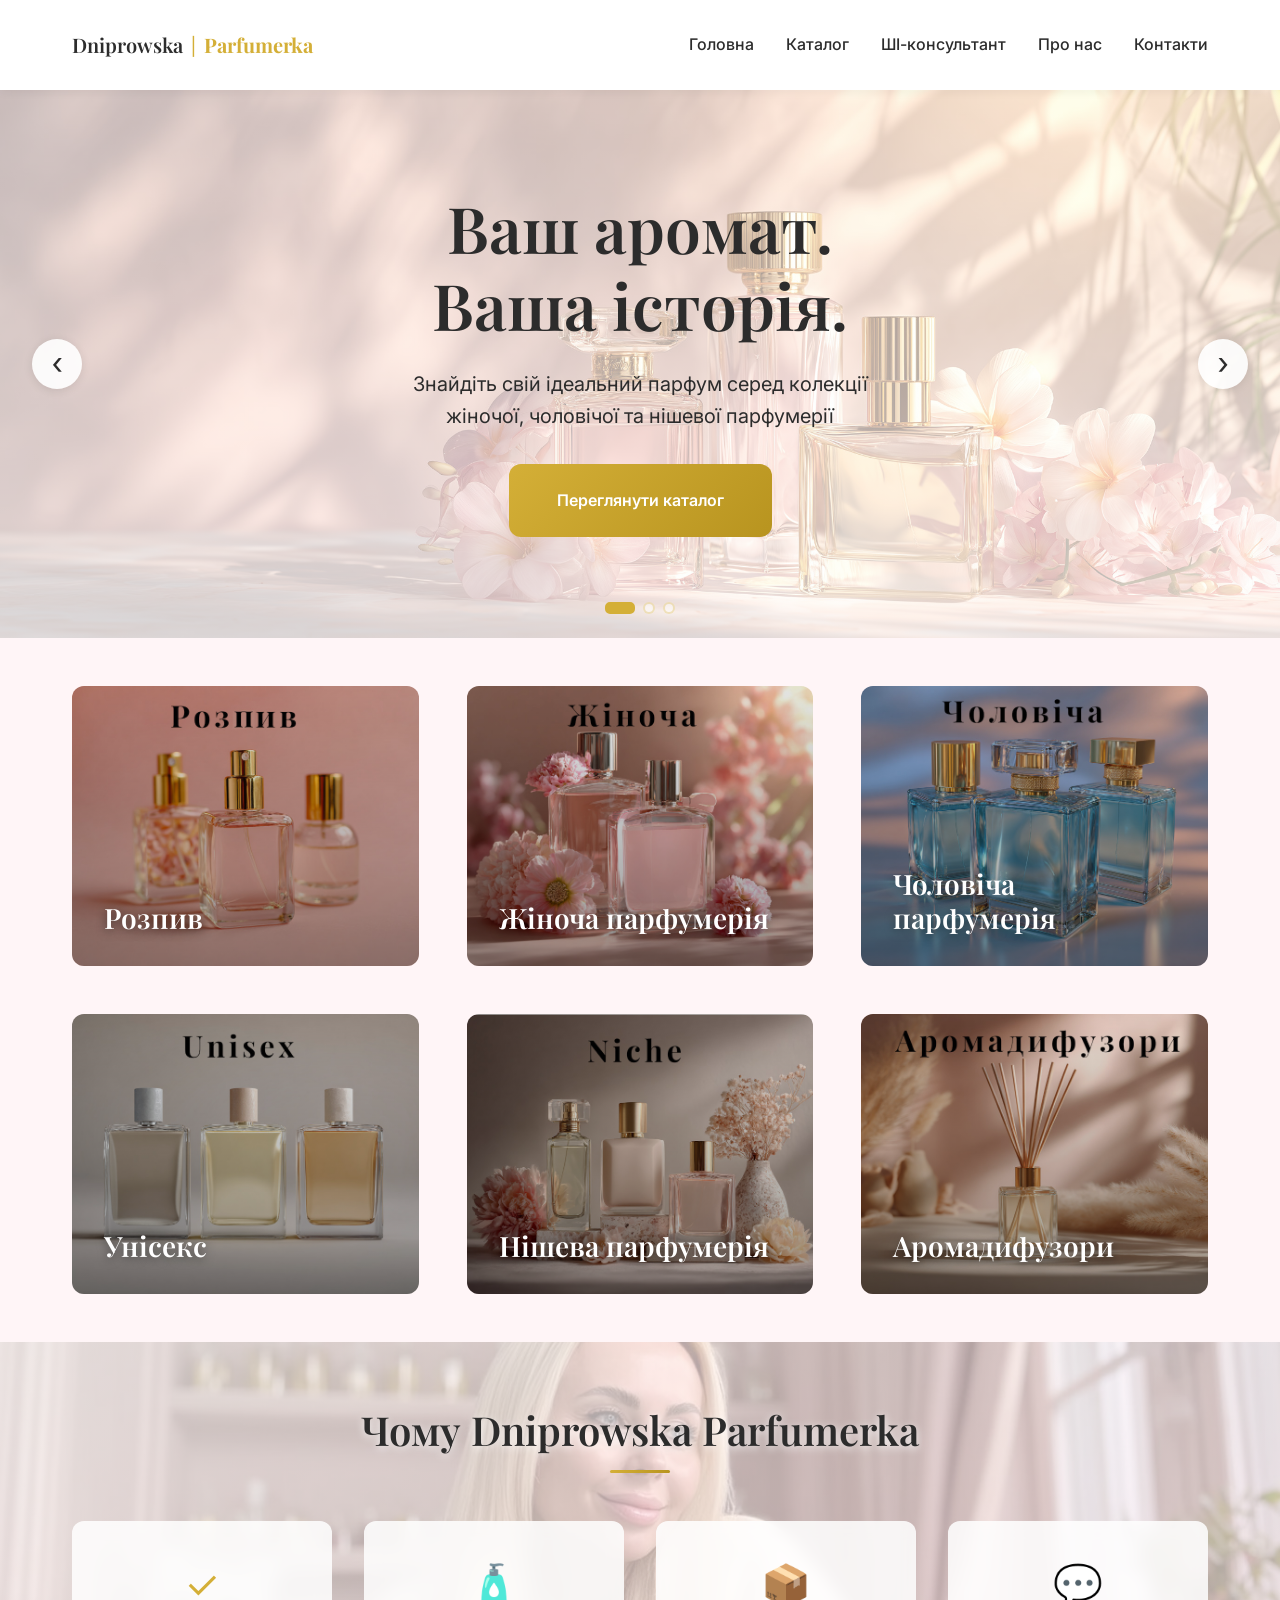
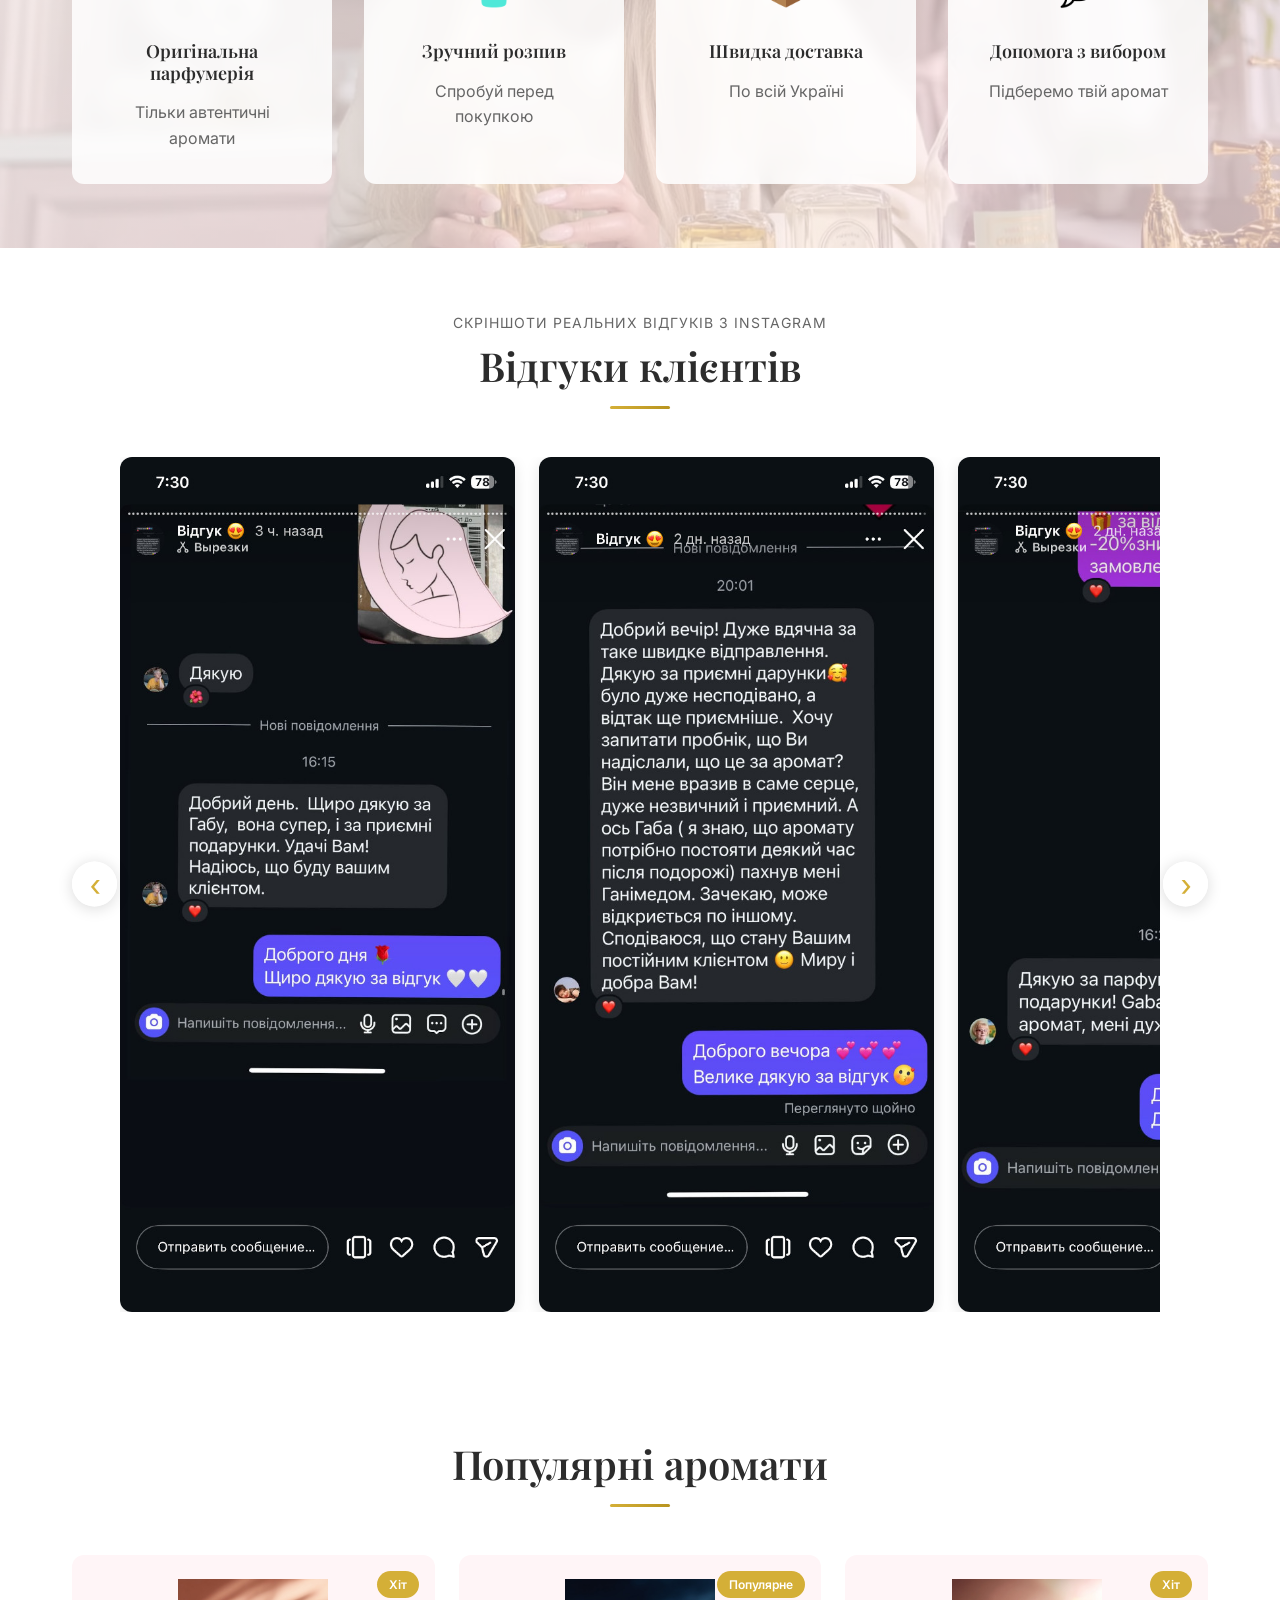
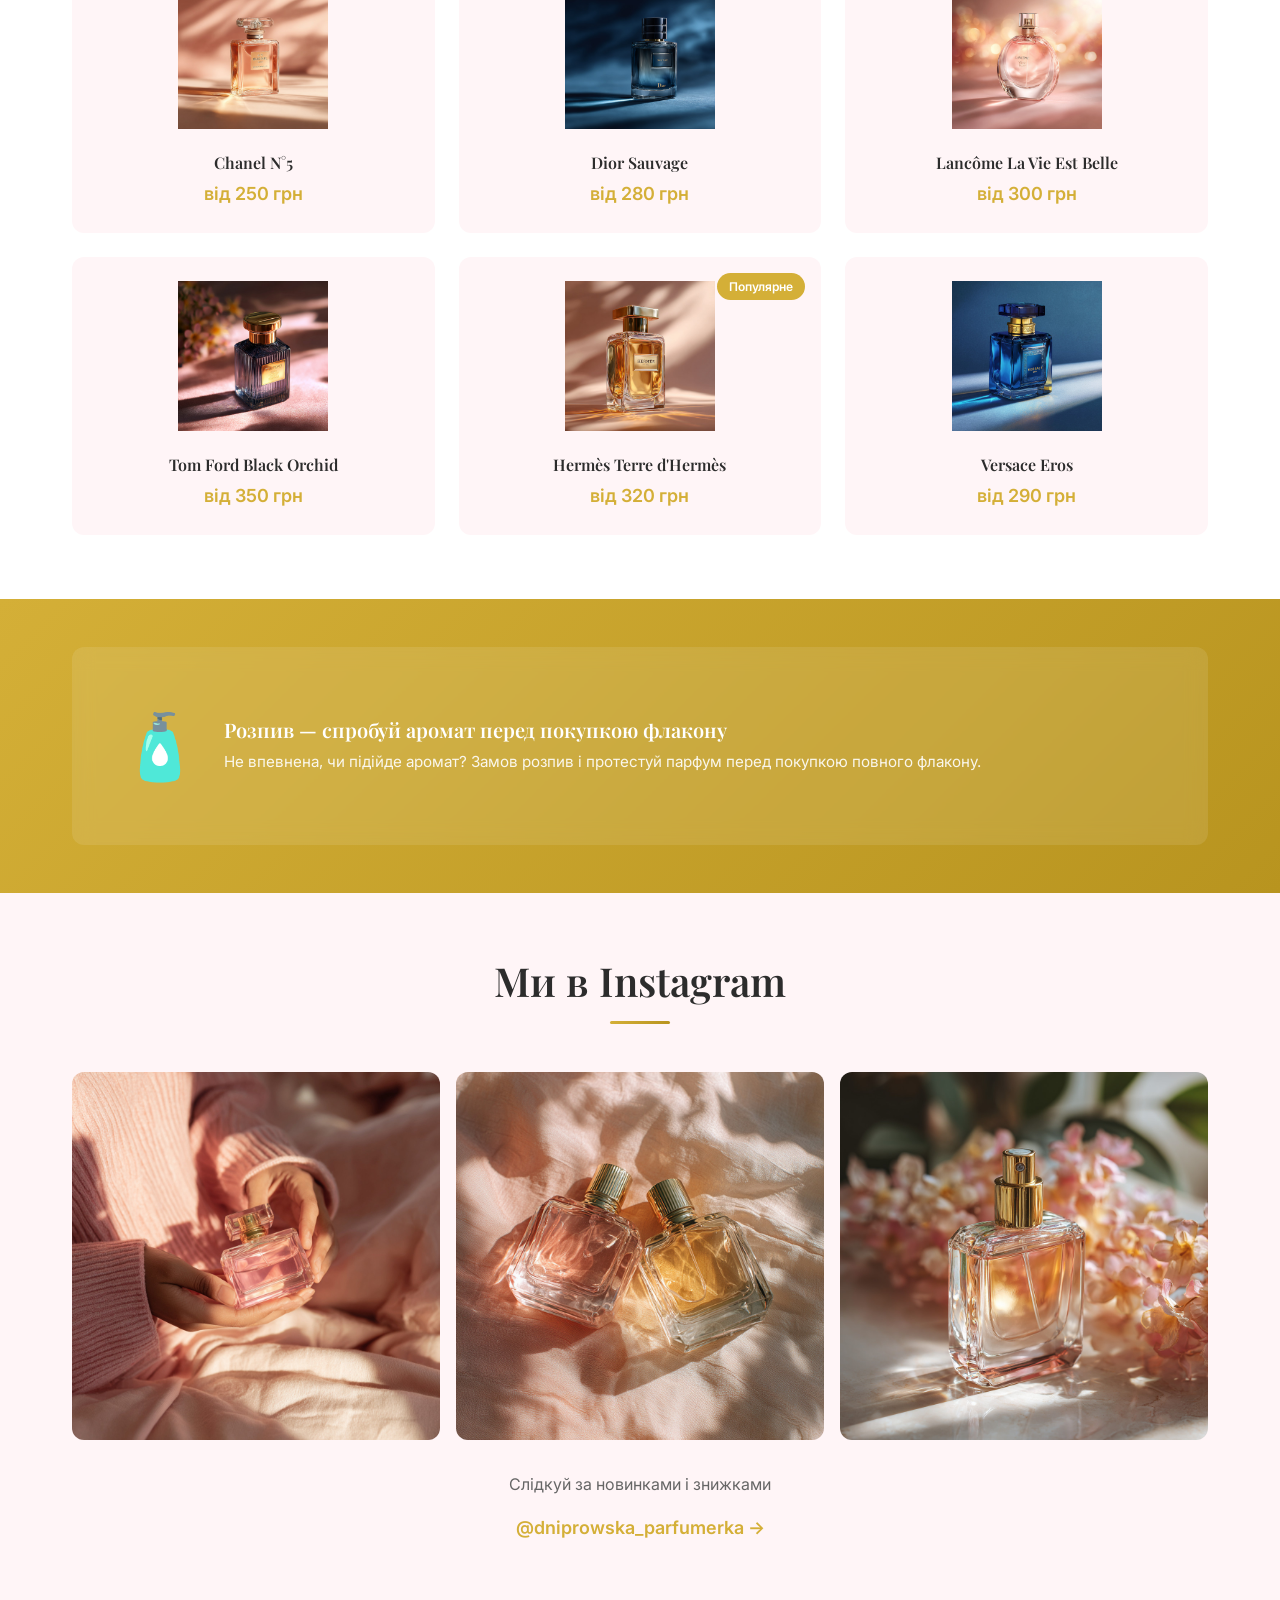
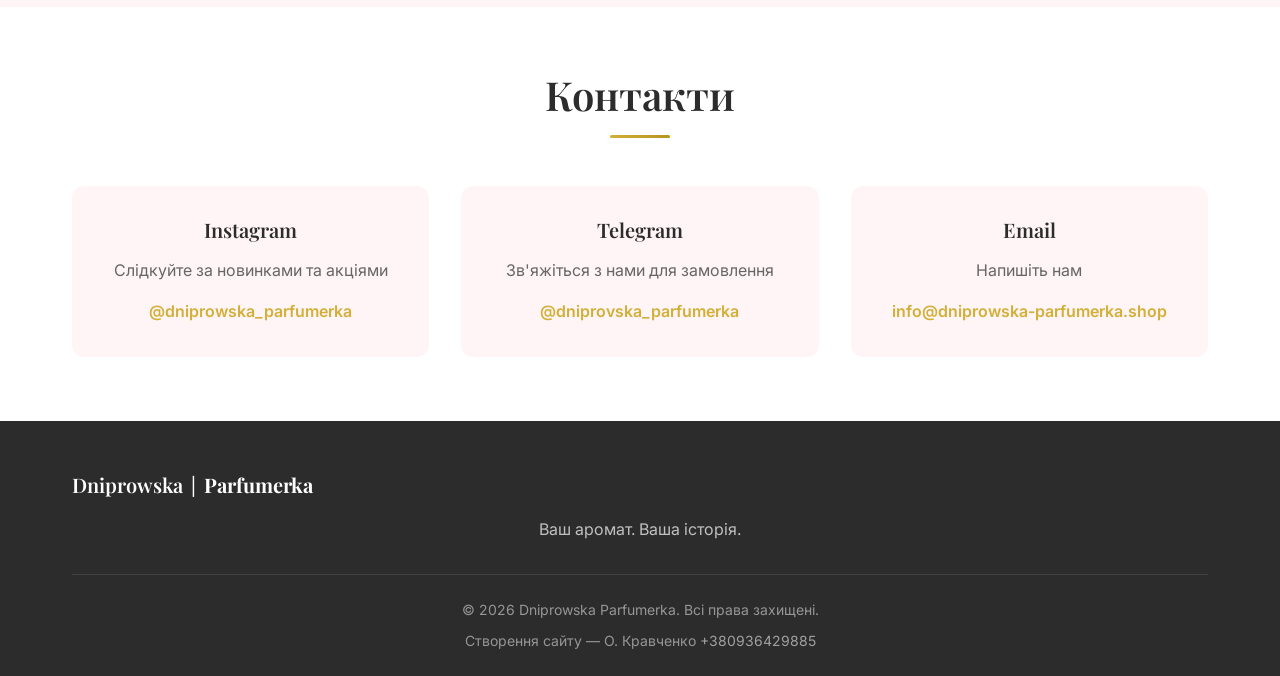
<file: index.html>
<!DOCTYPE html>
<html lang="uk">
<head>
    <meta charset="UTF-8">
    <meta name="viewport" content="width=device-width, initial-scale=1.0">
    <meta name="description" content="Dniprowska Parfumerka — онлайн-магазин парфумерії. Жіноча, чоловіча та нішева парфумерія для українського ринку.">
    <title>Dniprowska Parfumerka — Парфумерія онлайн</title>
    <link rel="icon" type="image/png" href="images/brand/favicon.png">
    <link rel="stylesheet" href="style.css">
</head>
<body>
    <!-- Header -->
    <header class="header">
        <div class="container">
            <div class="header-content">
                <div class="logo">
                    <span class="logo-text">Dniprowska</span>
                    <span class="logo-divider">|</span>
                    <span class="logo-accent">Parfumerka</span>
                </div>
                <button class="menu-toggle" aria-label="Меню">
                    <span></span>
                    <span></span>
                    <span></span>
                </button>
                <nav class="nav">
                    <a href="index.html" class="nav-link active">Головна</a>
                    <a href="catalog.html" class="nav-link">Каталог</a>
                    <a href="ai-consultant.html" class="nav-link">ШІ-консультант</a>
                    <a href="#about" class="nav-link">Про нас</a>
                    <a href="#contact" class="nav-link">Контакти</a>
                </nav>
            </div>
        </div>
    </header>

    <!-- Hero Slider Section -->
    <section class="hero" id="home">
        <div class="hero-slider">
            <!-- Slide 1 -->
            <div class="hero-slide active">
                <div class="hero-slide-bg">
                    <img src="images/hero/slide-1.jpg" alt="Ваш аромат. Ваша історія">
                </div>
                <div class="container">
                    <div class="hero-content">
                        <h1 class="hero-title">Ваш аромат.<br>Ваша історія.</h1>
                        <p class="hero-text">Знайдіть свій ідеальний парфум серед колекції жіночої, чоловічої та нішевої парфумерії</p>
                        <a href="catalog.html" class="btn btn-primary">Переглянути каталог</a>
                    </div>
                </div>
            </div>

            <!-- Slide 2 -->
            <div class="hero-slide">
                <div class="hero-slide-bg">
                    <img src="images/hero/slide-2.jpg" alt="Розпив ароматів">
                </div>
                <div class="container">
                    <div class="hero-content">
                        <h1 class="hero-title">Розпив ароматів</h1>
                        <p class="hero-text">Спробуй парфум перед покупкою. Обери свій ідеальний аромат без ризику.</p>
                        <a href="catalog.html?category=rozpyv" class="btn btn-primary">Дізнатись більше</a>
                    </div>
                </div>
            </div>

            <!-- Slide 3 -->
            <div class="hero-slide">
                <div class="hero-slide-bg">
                    <img src="images/hero/slide-3.jpg" alt="Нішева парфумерія">
                </div>
                <div class="container">
                    <div class="hero-content">
                        <h1 class="hero-title">Нішева парфумерія</h1>
                        <p class="hero-text">Ексклюзивні аромати від найкращих світових брендів. Унікальність у кожній краплі.</p>
                        <a href="catalog.html?category=niche" class="btn btn-primary">Дивитись колекцію</a>
                    </div>
                </div>
            </div>

            <!-- Navigation Arrows -->
            <button class="hero-arrow hero-arrow-prev" aria-label="Попередній слайд">
                <span>‹</span>
            </button>
            <button class="hero-arrow hero-arrow-next" aria-label="Наступний слайд">
                <span>›</span>
            </button>

            <!-- Dots Navigation -->
            <div class="hero-dots">
                <button class="hero-dot active" aria-label="Слайд 1"></button>
                <button class="hero-dot" aria-label="Слайд 2"></button>
                <button class="hero-dot" aria-label="Слайд 3"></button>
            </div>
        </div>
    </section>

    <!-- Categories Section (LARGE CARDS - PRIMARY CTA) -->
    <section class="categories" id="catalog">
        <div class="container">
            <div class="categories-large-grid">
                <a href="catalog.html?category=rozpyv" class="category-large-card category-rozpyv">
                    <div class="category-overlay"></div>
                    <h3 class="category-large-title">Розпив</h3>
                </a>
                <a href="catalog.html?category=female" class="category-large-card category-female">
                    <div class="category-overlay"></div>
                    <h3 class="category-large-title">Жіноча парфумерія</h3>
                </a>
                <a href="catalog.html?category=male" class="category-large-card category-male">
                    <div class="category-overlay"></div>
                    <h3 class="category-large-title">Чоловіча парфумерія</h3>
                </a>
                <a href="catalog.html?category=unisex" class="category-large-card category-unisex">
                    <div class="category-overlay"></div>
                    <h3 class="category-large-title">Унісекс</h3>
                </a>
                <a href="catalog.html?category=niche" class="category-large-card category-niche">
                    <div class="category-overlay"></div>
                    <h3 class="category-large-title">Нішева парфумерія</h3>
                </a>
                <a href="catalog.html?category=aroma" class="category-large-card category-aroma">
                    <div class="category-overlay"></div>
                    <h3 class="category-large-title">Аромадифузори</h3>
                </a>
            </div>
        </div>
    </section>

    <!-- Why Dniprowska Parfumerka (Trust in 5 seconds) -->
    <section class="why-us">
        <div class="why-us-bg"></div>
        <div class="why-us-overlay"></div>
        <div class="container">
            <h2 class="section-title">Чому Dniprowska Parfumerka</h2>
            <div class="features-grid">
                <div class="feature">
                    <div class="feature-icon">✓</div>
                    <h3 class="feature-title">Оригінальна парфумерія</h3>
                    <p class="feature-text">Тільки автентичні аромати</p>
                </div>
                <div class="feature">
                    <div class="feature-icon">🧴</div>
                    <h3 class="feature-title">Зручний розпив</h3>
                    <p class="feature-text">Спробуй перед покупкою</p>
                </div>
                <div class="feature">
                    <div class="feature-icon">📦</div>
                    <h3 class="feature-title">Швидка доставка</h3>
                    <p class="feature-text">По всій Україні</p>
                </div>
                <div class="feature">
                    <div class="feature-icon">💬</div>
                    <h3 class="feature-title">Допомога з вибором</h3>
                    <p class="feature-text">Підберемо твій аромат</p>
                </div>
            </div>
        </div>
    </section>

    <!-- Feedback Section -->
    <section class="feedback-section">
        <div class="container">
            <p class="feedback-subtitle">Скріншоти реальних відгуків з Instagram</p>
            <h2 class="section-title">Відгуки клієнтів</h2>
            <div class="feedback-slider-wrapper">
                <button class="feedback-arrow feedback-arrow-prev" aria-label="Попередній відгук">
                    <span>‹</span>
                </button>
                <div class="feedback-slider">
                    <div class="feedback-track">
                        <div class="feedback-item">
                            <img src="images/feedback/fbck-1.jpg" alt="Відгук клієнта 1">
                        </div>
                        <div class="feedback-item">
                            <img src="images/feedback/fbck-2.jpg" alt="Відгук клієнта 2">
                        </div>
                        <div class="feedback-item">
                            <img src="images/feedback/fbck-3.jpg" alt="Відгук клієнта 3">
                        </div>
                        <div class="feedback-item">
                            <img src="images/feedback/fbck-4.jpg" alt="Відгук клієнта 4">
                        </div>
                        <div class="feedback-item">
                            <img src="images/feedback/fbck-5.jpg" alt="Відгук клієнта 5">
                        </div>
                    </div>
                </div>
                <button class="feedback-arrow feedback-arrow-next" aria-label="Наступний відгук">
                    <span>›</span>
                </button>
            </div>
        </div>
    </section>

    <!-- Popular Scents -->
    <section class="popular-scents">
        <div class="container">
            <h2 class="section-title">Популярні аромати</h2>
            <div class="products-grid">
                <div class="product-card">
                    <div class="product-badge">Хіт</div>
                    <div class="product-image">
                        <img src="images/products/chanel_5.jpg" alt="Chanel N°5">
                    </div>
                    <h3 class="product-name">Chanel N°5</h3>
                    <p class="product-price">від 250 грн</p>
                </div>
                <div class="product-card">
                    <div class="product-badge">Популярне</div>
                    <div class="product-image">
                        <img src="images/products/dior_sauvage.jpg" alt="Dior Sauvage">
                    </div>
                    <h3 class="product-name">Dior Sauvage</h3>
                    <p class="product-price">від 280 грн</p>
                </div>
                <div class="product-card">
                    <div class="product-badge">Хіт</div>
                    <div class="product-image">
                        <img src="images/products/lancome-vie.jpg" alt="Lancôme La Vie Est Belle">
                    </div>
                    <h3 class="product-name">Lancôme La Vie Est Belle</h3>
                    <p class="product-price">від 300 грн</p>
                </div>
                <div class="product-card">
                    <div class="product-image">
                        <img src="images/products/tom-ford-orchid.jpg" alt="Tom Ford Black Orchid">
                    </div>
                    <h3 class="product-name">Tom Ford Black Orchid</h3>
                    <p class="product-price">від 350 грн</p>
                </div>
                <div class="product-card">
                    <div class="product-badge">Популярне</div>
                    <div class="product-image">
                        <img src="images/products/hermes-terre.jpg" alt="Hermès Terre d'Hermès">
                    </div>
                    <h3 class="product-name">Hermès Terre d'Hermès</h3>
                    <p class="product-price">від 320 грн</p>
                </div>
                <div class="product-card">
                    <div class="product-image">
                        <img src="images/products/versace-eros.jpg" alt="Versace Eros">
                    </div>
                    <h3 class="product-name">Versace Eros</h3>
                    <p class="product-price">від 290 грн</p>
                </div>
            </div>
        </div>
    </section>

    <!-- Decant Banner (VERY IMPORTANT) -->
    <section class="decant-banner">
        <div class="container">
            <div class="decant-content">
                <div class="decant-icon">🧴</div>
                <div class="decant-text">
                    <h3 class="decant-title">Розпив — спробуй аромат перед покупкою флакону</h3>
                    <p class="decant-desc">Не впевнена, чи підійде аромат? Замов розпив і протестуй парфум перед покупкою повного флакону.</p>
                </div>
            </div>
        </div>
    </section>

    <!-- Instagram / Social Proof -->
    <section class="instagram-section">
        <div class="container">
            <h2 class="section-title">Ми в Instagram</h2>
            <div class="instagram-grid">
                <div class="instagram-photo">
                    <img src="images/instagram/post-1.jpg" alt="Instagram post">
                </div>
                <div class="instagram-photo">
                    <img src="images/instagram/post-2.jpg" alt="Instagram post">
                </div>
                <div class="instagram-photo">
                    <img src="images/instagram/post-3.jpg" alt="Instagram post">
                </div>
            </div>
            <div class="instagram-cta">
                <p>Слідкуй за новинками і знижками</p>
                <a href="https://www.instagram.com/dniprowska_parfumerka" class="instagram-link" target="_blank">@dniprowska_parfumerka →</a>
            </div>
        </div>
    </section>

    <!-- Contact Section -->
    <section class="contact" id="contact">
        <div class="container">
            <h2 class="section-title">Контакти</h2>
            <div class="contact-grid">
                <div class="contact-item">
                    <h3 class="contact-title">Instagram</h3>
                    <p class="contact-text">Слідкуйте за новинками та акціями</p>
                    <a href="https://www.instagram.com/dniprowska_parfumerka" target="_blank" class="contact-link">@dniprowska_parfumerka</a>
                </div>
                <div class="contact-item">
                    <h3 class="contact-title">Telegram</h3>
                    <p class="contact-text">Зв'яжіться з нами для замовлення</p>
                    <a href="https://t.me/dniprovska_parfumerka" target="_blank" class="contact-link">@dniprovska_parfumerka</a>
                </div>
                <div class="contact-item">
                    <h3 class="contact-title">Email</h3>
                    <p class="contact-text">Напишіть нам</p>
                    <a href="mailto:info@dniprowska-parfumerka.shop" class="contact-link">info@dniprowska-parfumerka.shop</a>
                </div>
            </div>
        </div>
    </section>

    <!-- Footer -->
    <footer class="footer">
        <div class="container">
            <div class="footer-content">
                <div class="footer-brand">
                    <div class="logo">
                        <span class="logo-text">Dniprowska</span>
                        <span class="logo-divider">|</span>
                        <span class="logo-accent">Parfumerka</span>
                    </div>
                    <p class="footer-text">Ваш аромат. Ваша історія.</p>
                </div>
                <div class="footer-bottom">
                    <p>&copy; 2026 Dniprowska Parfumerka. Всі права захищені.</p>
                    <p class="footer-credit">Створення сайту — О. Кравченко <a href="https://t.me/+380936429885" target="_blank">+380936429885</a></p>
                </div>
            </div>
        </div>
    </footer>

    <script src="script.js"></script>
</body>
</html>
</file>
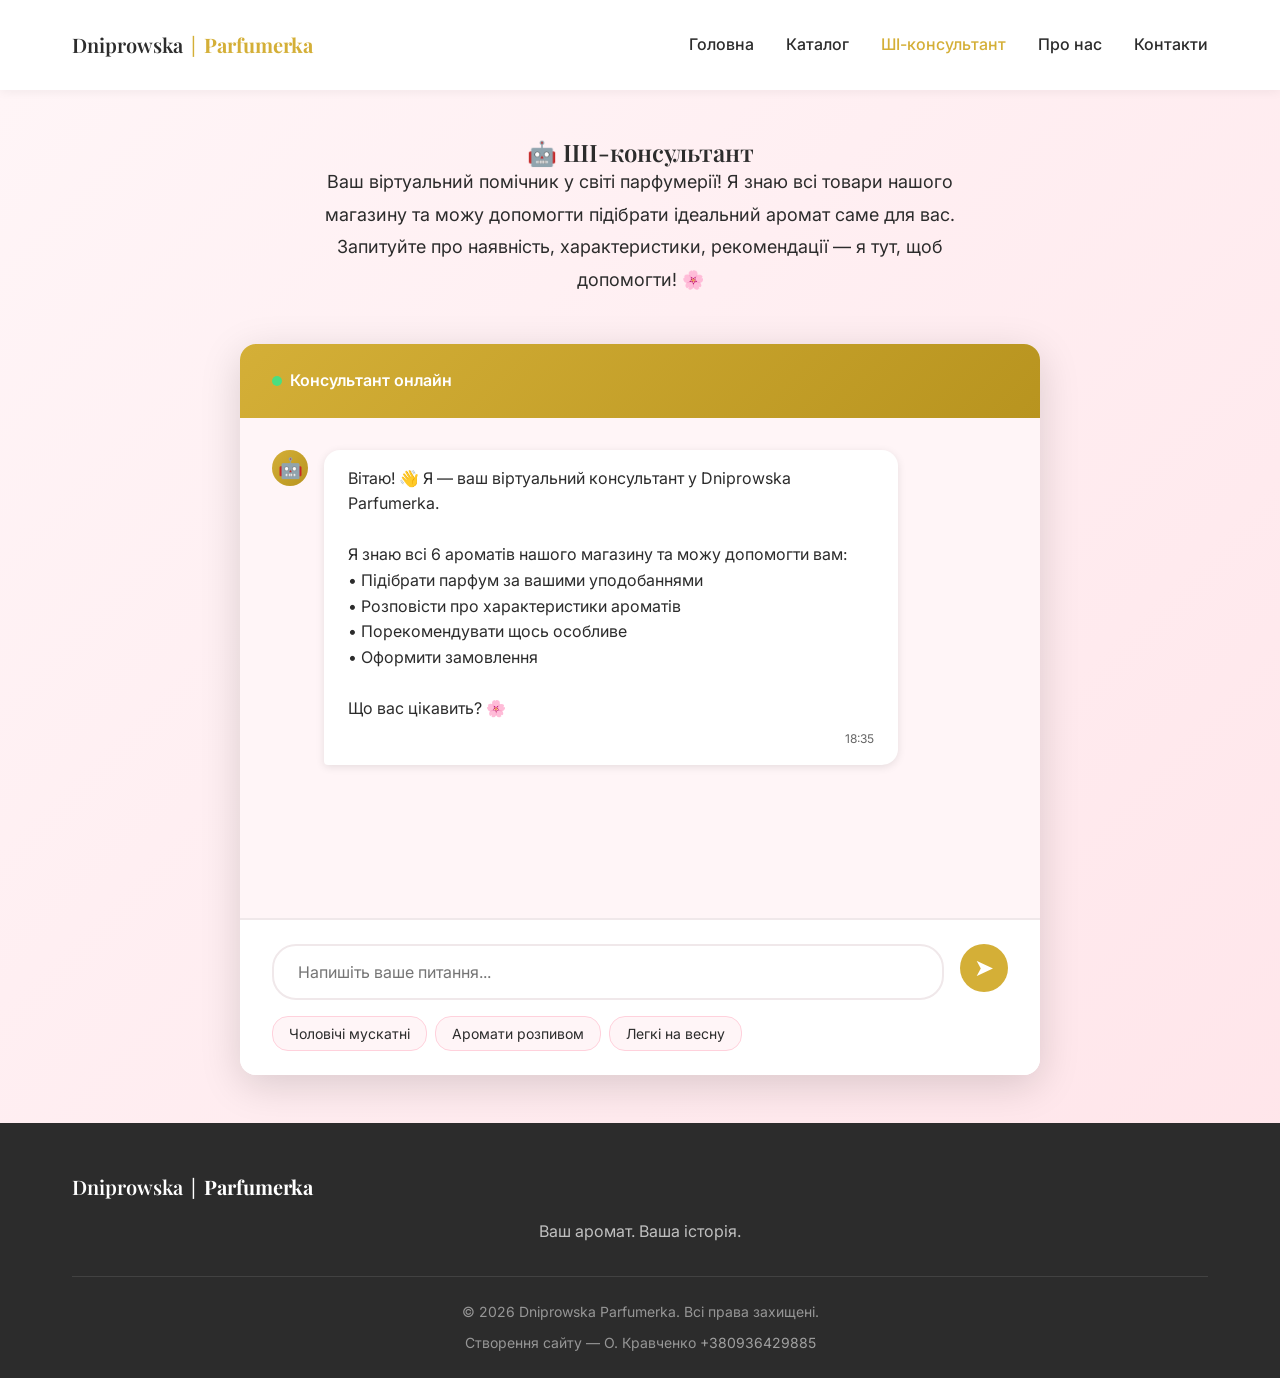
<file: ai-consultant.html>
<!DOCTYPE html>
<html lang="uk">
<head>
    <meta charset="UTF-8">
    <meta name="viewport" content="width=device-width, initial-scale=1.0">
    <meta name="description" content="ШІ-консультант Dniprowska Parfumerka — віртуальний помічник з вибору парфумерії">
    <title>ШІ-консультант — Dniprowska Parfumerka</title>
    <link rel="icon" type="image/png" href="images/brand/favicon.png">
    <link rel="stylesheet" href="style.css">
    <link rel="stylesheet" href="ai-consultant.css">
</head>
<body>
    <!-- Header -->
    <header class="header">
        <div class="container">
            <div class="header-content">
                <a href="index.html" class="logo">
                    <span class="logo-text">Dniprowska</span>
                    <span class="logo-divider">|</span>
                    <span class="logo-accent">Parfumerka</span>
                </a>
                <button class="menu-toggle" aria-label="Меню">
                    <span></span>
                    <span></span>
                    <span></span>
                </button>
                <nav class="nav">
                    <a href="index.html" class="nav-link">Головна</a>
                    <a href="catalog.html" class="nav-link">Каталог</a>
                    <a href="ai-consultant.html" class="nav-link active">ШІ-консультант</a>
                    <a href="index.html#about" class="nav-link">Про нас</a>
                    <a href="index.html#contact" class="nav-link">Контакти</a>
                </nav>
            </div>
        </div>
    </header>

    <!-- AI Consultant Section -->
    <section class="ai-consultant-section">
        <div class="ai-background"></div>
        <div class="container">
            <div class="ai-intro">
                <h1 class="page-title">🤖 ШІ-консультант</h1>
                <p class="ai-description">
                    Ваш віртуальний помічник у світі парфумерії! Я знаю всі товари нашого магазину 
                    та можу допомогти підібрати ідеальний аромат саме для вас. Запитуйте про наявність, 
                    характеристики, рекомендації — я тут, щоб допомогти! 🌸
                </p>
            </div>

            <div class="chat-container">
                <div class="chat-header">
                    <div class="chat-status">
                        <span class="status-dot"></span>
                        <span>Консультант онлайн</span>
                    </div>
                </div>

                <div class="chat-messages" id="chatMessages">
                    <!-- Messages will be added here -->
                </div>

                <div class="chat-input-container">
                    <div class="typing-indicator" id="typingIndicator" style="display: none;">
                        <span></span>
                        <span></span>
                        <span></span>
                    </div>
                    <form class="chat-input-form" id="chatForm">
                        <input 
                            type="text" 
                            id="chatInput" 
                            placeholder="Напишіть ваше питання..."
                            autocomplete="off"
                            required
                        >
                        <button type="submit" id="sendButton">
                            <span>➤</span>
                        </button>
                    </form>
                    <div class="quick-questions">
                        <button class="quick-btn" data-question="Що чоловіче мускатне ви порекомендуєте?">Чоловічі мускатні</button>
                        <button class="quick-btn" data-question="Які аромати у вас є розпивом?">Аромати розпивом</button>
                        <button class="quick-btn" data-question="Порекомендуйте щось легке на весну">Легкі на весну</button>
                    </div>
                </div>
            </div>
        </div>
    </section>

    <!-- Footer -->
    <footer class="footer">
        <div class="container">
            <div class="footer-content">
                <div class="footer-brand">
                    <div class="logo">
                        <span class="logo-text">Dniprowska</span>
                        <span class="logo-divider">|</span>
                        <span class="logo-accent">Parfumerka</span>
                    </div>
                    <p class="footer-text">Ваш аромат. Ваша історія.</p>
                </div>
                <div class="footer-bottom">
                    <p>&copy; 2026 Dniprowska Parfumerka. Всі права захищені.</p>
                    <p class="footer-credit">Створення сайту — О. Кравченко <a href="https://t.me/+380936429885" target="_blank">+380936429885</a></p>
                </div>
            </div>
        </div>
    </footer>

    <script src="script.js"></script>
    <script src="ai-consultant.js"></script>
</body>
</html>
</file>
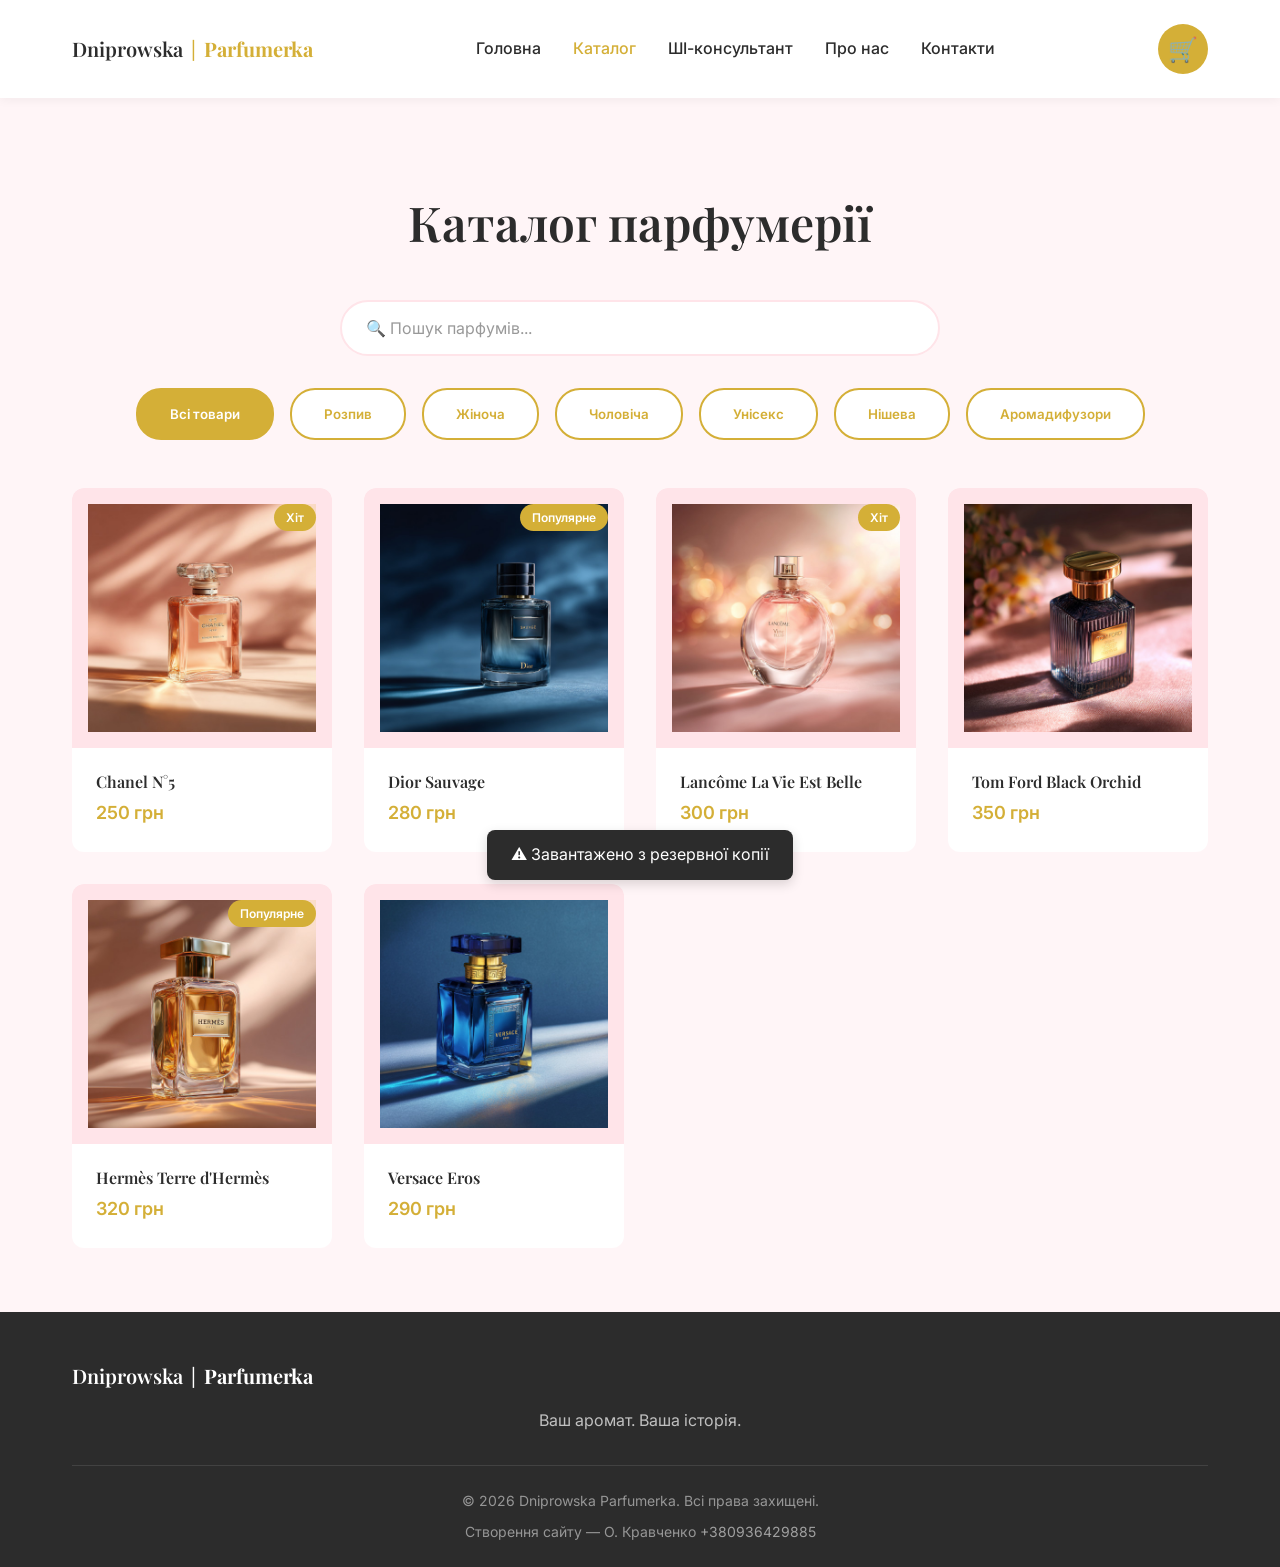
<file: catalog.html>
<!DOCTYPE html>
<html lang="uk">
<!-- Dniprowska Parfumerka - Catalog v2.3 - Updated with Cart Modal -->
<head>
    <meta charset="UTF-8">
    <meta name="viewport" content="width=device-width, initial-scale=1.0">
    <meta name="description" content="Каталог парфумерії Dniprowska Parfumerka. Жіноча, чоловіча та нішева парфумерія.">
    <title>Каталог — Dniprowska Parfumerka</title>
    <link rel="icon" type="image/png" href="images/brand/favicon.png">
    <link rel="stylesheet" href="style.css?v=2.3">
    <link rel="stylesheet" href="catalog.css?v=2.3">
</head>
<body>
    <!-- Header -->
    <header class="header">
        <div class="container">
            <div class="header-content">
                <a href="index.html" class="logo">
                    <span class="logo-text">Dniprowska</span>
                    <span class="logo-divider">|</span>
                    <span class="logo-accent">Parfumerka</span>
                </a>
                <button class="menu-toggle" aria-label="Меню">
                    <span></span>
                    <span></span>
                    <span></span>
                </button>
                <nav class="nav">
                    <a href="index.html" class="nav-link">Головна</a>
                    <a href="catalog.html" class="nav-link active">Каталог</a>
                    <a href="ai-consultant.html" class="nav-link">ШІ-консультант</a>
                    <a href="index.html#about" class="nav-link">Про нас</a>
                    <a href="index.html#contact" class="nav-link">Контакти</a>
                </nav>
                <button class="cart-button" id="cartButton">
                    🛒
                    <span class="cart-count" id="cartCount">0</span>
                </button>
            </div>
        </div>
    </header>

    <!-- Catalog Section -->
    <section class="catalog-section">
        <div class="container">
            <h1 class="page-title">Каталог парфумерії</h1>
            
            <!-- Search Bar -->
            <div class="search-container">
                <input 
                    type="text" 
                    id="searchInput" 
                    class="search-input" 
                    placeholder="🔍 Пошук парфумів..."
                    autocomplete="off"
                >
                <button class="search-clear" id="searchClear" style="display: none;">✕</button>
            </div>
            
            <!-- Filters -->
            <div class="filters">
                <button class="filter-btn active" data-category="all">Всі товари</button>
                <button class="filter-btn" data-category="rozpyv">Розпив</button>
                <button class="filter-btn" data-category="female">Жіноча</button>
                <button class="filter-btn" data-category="male">Чоловіча</button>
                <button class="filter-btn" data-category="unisex">Унісекс</button>
                <button class="filter-btn" data-category="niche">Нішева</button>
                <button class="filter-btn" data-category="aroma">Аромадифузори</button>
            </div>

            <!-- Loading State -->
            <div id="loading" class="loading">
                <div class="spinner"></div>
                <p>Завантаження товарів...</p>
            </div>

            <!-- Error State -->
            <div id="error" class="error-state" style="display: none;">
                <p>⚠️ Помилка завантаження товарів. Спробуйте оновити сторінку.</p>
            </div>

            <!-- Products Grid -->
            <div class="catalog-grid" id="catalogGrid">
                <!-- Products will be loaded here dynamically -->
            </div>
        </div>
    </section>

    <!-- Cart Modal -->
    <div id="cartModal" class="modal" style="display: none;">
        <div class="modal-content">
            <div class="modal-header">
                <h2>🛒 Кошик</h2>
                <button id="closeCart" class="close-btn">&times;</button>
            </div>
            <div id="cartItems" class="cart-items">
                <p class="empty-cart">Кошик порожній</p>
            </div>
            <div class="cart-footer">
                <div class="cart-total">
                    Всього: <span id="cartTotal">0 грн</span>
                </div>
                <button id="checkoutBtn" class="checkout-btn" onclick="checkout()" style="display: none;">
                    Оформити замовлення
                </button>
            </div>
        </div>
    </div>

    <style>
    /* Cart Modal Styles */
    .modal {
        position: fixed;
        top: 0;
        left: 0;
        width: 100%;
        height: 100%;
        background: rgba(0, 0, 0, 0.5);
        display: flex;
        align-items: center;
        justify-content: center;
        z-index: 1000;
    }

    .modal-content {
        background: white;
        border-radius: 12px;
        width: 90%;
        max-width: 500px;
        max-height: 80vh;
        display: flex;
        flex-direction: column;
        box-shadow: 0 10px 40px rgba(0,0,0,0.2);
    }

    .modal-header {
        display: flex;
        justify-content: space-between;
        align-items: center;
        padding: 20px;
        border-bottom: 2px solid #FFF0F3;
    }

    .modal-header h2 {
        margin: 0;
        color: #2C2C2C;
    }

    .close-btn {
        background: none;
        border: none;
        font-size: 28px;
        color: #999;
        cursor: pointer;
        padding: 0;
        width: 30px;
        height: 30px;
        display: flex;
        align-items: center;
        justify-content: center;
        transition: color 0.2s;
    }

    .close-btn:hover {
        color: #2C2C2C;
    }

    .cart-items {
        flex: 1;
        overflow-y: auto;
        padding: 20px;
    }

    .empty-cart {
        text-align: center;
        color: #999;
        padding: 40px 20px;
    }

    .cart-item {
        display: flex;
        gap: 15px;
        padding: 15px;
        border-bottom: 1px solid #FFF0F3;
    }

    .cart-item:last-child {
        border-bottom: none;
    }

    .cart-item-image {
        width: 60px;
        height: 60px;
        object-fit: contain;
        background: #FFF0F3;
        border-radius: 8px;
        padding: 5px;
    }

    .cart-item-details {
        flex: 1;
    }

    .cart-item-name {
        font-weight: 600;
        color: #2C2C2C;
        margin-bottom: 5px;
    }

    .cart-item-price {
        color: #D4AF37;
        font-weight: 600;
        margin-bottom: 8px;
    }

    .cart-item-controls {
        display: flex;
        align-items: center;
        gap: 10px;
    }

    .qty-btn {
        background: #FFF0F3;
        border: none;
        width: 28px;
        height: 28px;
        border-radius: 6px;
        cursor: pointer;
        font-size: 16px;
        display: flex;
        align-items: center;
        justify-content: center;
        color: #2C2C2C;
        transition: all 0.2s;
    }

    .qty-btn:hover {
        background: #D4AF37;
        color: white;
    }

    .cart-item-qty {
        min-width: 30px;
        text-align: center;
        font-weight: 600;
    }

    .remove-item-btn {
        background: none;
        border: none;
        color: #e74c3c;
        cursor: pointer;
        font-size: 13px;
        padding: 5px 10px;
    }

    .remove-item-btn:hover {
        text-decoration: underline;
    }

    .cart-footer {
        padding: 20px;
        border-top: 2px solid #FFF0F3;
    }

    .cart-total {
        font-size: 20px;
        font-weight: 600;
        color: #2C2C2C;
        margin-bottom: 15px;
    }

    .cart-total span {
        color: #D4AF37;
    }

    .checkout-btn {
        width: 100%;
        background: #D4AF37;
        color: white;
        border: none;
        padding: 15px;
        border-radius: 8px;
        font-size: 16px;
        font-weight: 600;
        cursor: pointer;
        transition: all 0.3s;
    }

    .checkout-btn:hover {
        background: #B8960F;
        transform: translateY(-2px);
    }
    </style>

    <!-- Footer -->
    <footer class="footer">
        <div class="container">
            <div class="footer-content">
                <div class="footer-brand">
                    <div class="logo">
                        <span class="logo-text">Dniprowska</span>
                        <span class="logo-divider">|</span>
                        <span class="logo-accent">Parfumerka</span>
                    </div>
                    <p class="footer-text">Ваш аромат. Ваша історія.</p>
                </div>
                <div class="footer-bottom">
                    <p>&copy; 2026 Dniprowska Parfumerka. Всі права захищені.</p>
                    <p class="footer-credit">Створення сайту — О. Кравченко <a href="https://t.me/+380936429885" target="_blank">+380936429885</a></p>
                </div>
            </div>
        </div>
    </footer>

    <script src="script.js?v=2.3"></script>
    <script src="catalog.js?v=2.3"></script>
</body>
</html>
</file>
<file: style.css>
/* ========================================
   KRISTINA | SCENT Ã¢â‚¬â€ CSS Styles
   Mobile-first, Responsive, Soft Luxury
   ======================================== */

/* Google Fonts Import */
@import url('https://fonts.googleapis.com/css2?family=Inter:wght@300;400;500;600;700&family=Playfair+Display:wght@400;500;600;700;800&display=swap');

/* CSS Variables */
:root {
    --color-soft-pink: #FFF5F7;
    --color-pink-light: #FFE4E9;
    --color-pink-medium: #FFD1DC;
    --color-warm-gold: #D4AF37;
    --color-gold-dark: #B8941F;
    --color-white: #FFFFFF;
    --color-text: #2C2C2C;
    --color-text-light: #666666;
    --color-border: #F0E8EA;
    
    --font-primary: 'Inter', -apple-system, BlinkMacSystemFont, 'Segoe UI', Roboto, sans-serif;
    --font-headings: 'Playfair Display', Georgia, serif;
    
    --spacing-xs: 0.5rem;
    --spacing-sm: 1rem;
    --spacing-md: 1.5rem;
    --spacing-lg: 2rem;
    --spacing-xl: 3rem;
    --spacing-xxl: 4rem;
    
    --border-radius: 12px;
    --transition: all 0.3s ease;
}

/* Reset & Base Styles */
* {
    margin: 0;
    padding: 0;
    box-sizing: border-box;
}

html {
    scroll-behavior: smooth;
}

body {
    font-family: var(--font-primary);
    color: var(--color-text);
    background-color: var(--color-soft-pink);
    line-height: 1.6;
    overflow-x: hidden;
}

img {
    max-width: 100%;
    height: auto;
    display: block;
}

a {
    text-decoration: none;
    color: inherit;
    transition: var(--transition);
}

button {
    font-family: inherit;
    border: none;
    cursor: pointer;
    transition: var(--transition);
}

/* Container */
.container {
    width: 100%;
    max-width: 1200px;
    margin: 0 auto;
    padding: 0 var(--spacing-sm);
}

/* Typography */
h1, h2, h3, h4, h5, h6 {
    font-family: var(--font-headings);
    line-height: 1.2;
    font-weight: 600;
}

.section-title {
    font-family: var(--font-headings);
    font-size: 2rem;
    text-align: center;
    margin-bottom: var(--spacing-xl);
    color: var(--color-text);
    position: relative;
}

.section-title::after {
    content: '';
    display: block;
    width: 60px;
    height: 3px;
    background: linear-gradient(90deg, var(--color-warm-gold), var(--color-gold-dark));
    margin: var(--spacing-sm) auto 0;
    border-radius: 2px;
}

/* Header */
.header {
    background-color: var(--color-white);
    box-shadow: 0 2px 10px rgba(0, 0, 0, 0.05);
    position: sticky;
    top: 0;
    z-index: 1000;
}

.header-content {
    display: flex;
    justify-content: space-between;
    align-items: center;
    padding: var(--spacing-md) 0;
}

.logo {
    display: flex;
    align-items: center;
    gap: var(--spacing-xs);
    font-size: 1.25rem;
    font-weight: 600;
    font-family: var(--font-headings);
}

.logo-text {
    color: var(--color-text);
}

.logo-divider {
    color: var(--color-warm-gold);
}

.logo-accent {
    color: var(--color-warm-gold);
    font-weight: 700;
}

/* Mobile Menu Toggle */
.menu-toggle {
    display: flex;
    flex-direction: column;
    gap: 5px;
    background: transparent;
    padding: 12px;
    position: relative;
    z-index: 1001;
    min-width: 44px;
    min-height: 44px;
    align-items: center;
    justify-content: center;
    -webkit-tap-highlight-color: transparent;
}

.menu-toggle span {
    width: 25px;
    height: 2px;
    background-color: var(--color-text);
    transition: var(--transition);
}

.menu-toggle.active span:nth-child(1) {
    transform: rotate(45deg) translate(5px, 5px);
}

.menu-toggle.active span:nth-child(2) {
    opacity: 0;
}

.menu-toggle.active span:nth-child(3) {
    transform: rotate(-45deg) translate(7px, -6px);
}

/* Navigation */
.nav {
    display: none;
    position: fixed;
    top: 70px;
    left: 0;
    right: 0;
    background-color: var(--color-white);
    flex-direction: column;
    padding: var(--spacing-md);
    box-shadow: 0 4px 10px rgba(0, 0, 0, 0.1);
}

.nav.active {
    display: flex;
}

.nav-link {
    padding: var(--spacing-sm);
    color: var(--color-text);
    font-weight: 500;
    border-bottom: 1px solid var(--color-border);
}

.nav-link:last-child {
    border-bottom: none;
}

.nav-link:hover,
.nav-link.active {
    color: var(--color-warm-gold);
}

/* Hero Slider Section */
.hero {
    padding: 0;
    position: relative;
    overflow: hidden;
}

.hero-slider {
    position: relative;
    width: 100%;
    min-height: 420px; /* Mobile: enough for title + text + button */
    overflow: hidden;
}

.hero-slide {
    position: absolute;
    top: 0;
    left: 0;
    width: 100%;
    height: 100%;
    opacity: 0;
    visibility: hidden;
    transition: opacity 0.8s ease-in-out, visibility 0.8s ease-in-out;
    display: flex;
    align-items: center;
    text-align: center;
}

.hero-slide.active {
    opacity: 1;
    visibility: visible;
    z-index: 1;
}

.hero-slide-bg {
    position: absolute;
    top: 0;
    left: 0;
    width: 100%;
    height: 100%;
    z-index: 0;
}

.hero-slide-bg img {
    width: 100%;
    height: 100%;
    object-fit: cover;
}

/* Overlay ÃÂ´ÃÂ»Ã‘Â Ã‘â€¡ÃÂ¸Ã‘â€šÃÂ°ÃÂ±ÃÂµÃÂ»Ã‘Å’ÃÂ½ÃÂ¾Ã‘ÂÃ‘â€šÃ‘â€“ Ã‘â€šÃÂµÃÂºÃ‘ÂÃ‘â€šÃ‘Æ’ */
.hero-slide::before {
    content: '';
    position: absolute;
    top: 0;
    left: 0;
    right: 0;
    bottom: 0;
    background: linear-gradient(180deg, rgba(255,255,255,0.5) 0%, rgba(255,255,255,0.7) 100%);
    z-index: 1;
    pointer-events: none;
}

.hero-slide .container {
    position: relative;
    z-index: 2;
    width: 100%;
}

.hero-content {
    max-width: 600px;
    margin: 0 auto;
    padding: var(--spacing-md) var(--spacing-sm);
}

.hero-title {
    font-family: var(--font-headings);
    font-size: 1.75rem;
    margin-bottom: var(--spacing-sm);
    color: var(--color-text);
    line-height: 1.2;
}

.hero-text {
    font-size: 0.95rem;
    color: var(--color-text);
    margin-bottom: var(--spacing-md);
    line-height: 1.6;
}

/* Navigation Arrows */
.hero-arrow {
    position: absolute;
    top: 50%;
    transform: translateY(-50%);
    z-index: 10;
    background: rgba(255, 255, 255, 0.9);
    border: none;
    width: 40px;
    height: 40px;
    border-radius: 50%;
    cursor: pointer;
    display: flex;
    align-items: center;
    justify-content: center;
    transition: var(--transition);
    box-shadow: 0 2px 10px rgba(0, 0, 0, 0.1);
}

.hero-arrow:hover {
    background: var(--color-white);
    box-shadow: 0 4px 15px rgba(0, 0, 0, 0.15);
}

.hero-arrow span {
    font-size: 1.5rem;
    color: var(--color-text);
    line-height: 1;
    margin-top: -2px;
}

.hero-arrow-prev {
    left: var(--spacing-sm);
}

.hero-arrow-next {
    right: var(--spacing-sm);
}

/* Dots Navigation */
.hero-dots {
    position: absolute;
    bottom: var(--spacing-md);
    left: 50%;
    transform: translateX(-50%);
    z-index: 10;
    display: flex;
    gap: var(--spacing-xs);
}

.hero-dot {
    width: 10px;
    height: 10px;
    border-radius: 50%;
    background: rgba(255, 255, 255, 0.5);
    border: 2px solid rgba(212, 175, 55, 0.3);
    cursor: pointer;
    transition: var(--transition);
    padding: 0;
}

.hero-dot:hover {
    background: rgba(212, 175, 55, 0.5);
    border-color: var(--color-warm-gold);
}

.hero-dot.active {
    background: var(--color-warm-gold);
    border-color: var(--color-warm-gold);
    width: 24px;
    border-radius: 5px;
}

/* Buttons */
.btn {
    display: inline-block;
    padding: var(--spacing-md) var(--spacing-xl);
    border-radius: var(--border-radius);
    font-weight: 600;
    font-size: 1rem;
    transition: var(--transition);
}

.btn-primary {
    background: linear-gradient(135deg, var(--color-warm-gold), var(--color-gold-dark));
    color: var(--color-white);
}

.btn-primary:hover {
    transform: translateY(-2px);
    box-shadow: 0 6px 20px rgba(212, 175, 55, 0.4);
}

/* Categories Section */
.categories {
    padding: var(--spacing-xl) 0;
}

/* Large Category Cards (PRIMARY CTA) */
.categories-large-grid {
    display: grid;
    gap: var(--spacing-md);
    grid-template-columns: 1fr;
}

.category-large-card {
    position: relative;
    height: 160px;
    border-radius: var(--border-radius);
    overflow: hidden;
    cursor: pointer;
    transition: var(--transition);
    background-size: 90%;
    background-position: center;
    background-repeat: no-repeat;
    background-color: var(--color-pink-light);
    display: flex;
    align-items: flex-end;
    padding: var(--spacing-md);
}

.category-overlay {
    position: absolute;
    top: 0;
    left: 0;
    right: 0;
    bottom: 0;
    background: linear-gradient(180deg, rgba(0,0,0,0.1) 0%, rgba(0,0,0,0.4) 100%);
    transition: var(--transition);
}

.category-large-card:hover .category-overlay {
    background: linear-gradient(180deg, rgba(0,0,0,0.2) 0%, rgba(0,0,0,0.5) 100%);
}

.category-large-card:hover {
    transform: translateY(-5px);
    box-shadow: 0 10px 30px rgba(0, 0, 0, 0.15);
}

.category-large-title {
    font-family: var(--font-headings);
    position: relative;
    z-index: 1;
    color: var(--color-white);
    font-size: 1.125rem;
    font-weight: 600;
    text-shadow: 0 2px 10px rgba(0,0,0,0.5);
    background: linear-gradient(90deg, rgba(0,0,0,0.6) 0%, rgba(0,0,0,0.3) 100%);
    padding: var(--spacing-xs) var(--spacing-sm);
    border-radius: 6px;
}

/* Category background images */
.category-rozpyv {
    background-image: url('images/categories/rozpyv.jpg');
    background-size: cover;
    background-position: center;
}

.category-female {
    background-image: url('images/categories/female.jpg');
    background-size: cover;
    background-position: center;
}

.category-male {
    background-image: url('images/categories/male.jpg');
    background-size: cover;
    background-position: center;
}

.category-unisex {
    background-image: url('images/categories/unisex.jpg');
    background-size: cover;
    background-position: center;
}

.category-niche {
    background-image: url('images/categories/niche.jpg');
    background-size: cover;
    background-position: center;
}

.category-aroma {
    background-image: url('images/categories/aroma.jpg');
    background-size: cover;
    background-position: center;
}

/* Product Cards */
.popular-scents {
    padding: var(--spacing-xxl) 0;
    background-color: var(--color-white);
}

.products-grid {
    display: grid;
    gap: var(--spacing-md);
    grid-template-columns: repeat(2, 1fr);
}

.product-card {
    background-color: var(--color-soft-pink);
    border-radius: var(--border-radius);
    padding: var(--spacing-md);
    text-align: center;
    position: relative;
    transition: var(--transition);
}

.product-card:hover {
    transform: translateY(-5px);
    box-shadow: 0 6px 20px rgba(0, 0, 0, 0.1);
}

.product-badge {
    position: absolute;
    top: var(--spacing-sm);
    right: var(--spacing-sm);
    background: var(--color-warm-gold);
    color: var(--color-white);
    padding: 4px 12px;
    border-radius: 20px;
    font-size: 0.75rem;
    font-weight: 600;
}

.product-image {
    margin-bottom: var(--spacing-md);
    height: 150px;
    display: flex;
    align-items: center;
    justify-content: center;
}

.product-image img {
    max-width: 100%;
    max-height: 100%;
    object-fit: contain;
}

.product-name {
    font-family: var(--font-headings);
    font-size: 1rem;
    margin-bottom: var(--spacing-xs);
    color: var(--color-text);
    font-weight: 600;
}

.product-price {
    color: var(--color-warm-gold);
    font-weight: 600;
    font-size: 1.125rem;
}

/* Decant Banner */
.decant-banner {
    padding: var(--spacing-xl) 0;
    background: linear-gradient(135deg, var(--color-warm-gold) 0%, var(--color-gold-dark) 100%);
}

.decant-content {
    display: flex;
    align-items: center;
    gap: var(--spacing-md);
    background-color: rgba(255, 255, 255, 0.1);
    padding: var(--spacing-lg);
    border-radius: var(--border-radius);
    backdrop-filter: blur(10px);
}

.decant-icon {
    font-size: 3rem;
    flex-shrink: 0;
}

.decant-title {
    font-family: var(--font-headings);
    color: var(--color-white);
    font-size: 1.25rem;
    margin-bottom: var(--spacing-xs);
    font-weight: 600;
}

.decant-desc {
    color: rgba(255, 255, 255, 0.9);
    font-size: 0.95rem;
    line-height: 1.6;
}

/* Instagram Section */
.instagram-section {
    padding: var(--spacing-xxl) 0;
}

.instagram-grid {
    display: grid;
    grid-template-columns: repeat(3, 1fr);
    gap: var(--spacing-sm);
    margin-bottom: var(--spacing-lg);
}

.instagram-photo {
    aspect-ratio: 1;
    background-color: var(--color-pink-light);
    border-radius: var(--border-radius);
    display: flex;
    align-items: center;
    justify-content: center;
    overflow: hidden;
    transition: var(--transition);
}

.instagram-photo:hover {
    transform: scale(1.05);
}

.instagram-photo img {
    width: 100%;
    height: 100%;
    object-fit: cover;
}

.instagram-cta {
    text-align: center;
}

.instagram-cta p {
    color: var(--color-text-light);
    margin-bottom: var(--spacing-sm);
}

.instagram-link {
    color: var(--color-warm-gold);
    font-weight: 600;
    font-size: 1.125rem;
    display: inline-flex;
    align-items: center;
    gap: var(--spacing-xs);
}

.instagram-link:hover {
    gap: var(--spacing-sm);
}

/* Why Us Section */
.why-us {
    padding: var(--spacing-xxl) 0;
    position: relative;
    overflow: hidden;
    min-height: 500px;
}

.why-us-bg {
    position: absolute;
    top: 0;
    left: 0;
    width: 100%;
    height: 100%;
    background-image: url('images/brand/me.jpg');
    background-size: cover;
    background-position: center;
    z-index: 0;
}

.why-us-overlay {
    position: absolute;
    top: 0;
    left: 0;
    width: 100%;
    height: 100%;
    background: linear-gradient(135deg, rgba(255, 255, 255, 0.75) 0%, rgba(255, 245, 247, 0.65) 50%, rgba(255, 228, 233, 0.7) 100%);
    z-index: 1;
}

.why-us .container {
    position: relative;
    z-index: 2;
}

.why-us .section-title {
    color: var(--color-text);
    text-shadow: 0 2px 8px rgba(255, 255, 255, 0.9);
}

.why-us .feature {
    background: rgba(255, 255, 255, 0.85);
    border-radius: var(--border-radius);
    padding: var(--spacing-lg);
    backdrop-filter: blur(8px);
}

.features-grid {
    display: grid;
    gap: var(--spacing-lg);
}

.feature {
    text-align: center;
    padding: var(--spacing-md);
}

.feature-icon {
    font-size: 2.5rem;
    margin-bottom: var(--spacing-md);
    color: var(--color-warm-gold);
}

.feature-title {
    font-family: var(--font-headings);
    font-size: 1.125rem;
    margin-bottom: var(--spacing-sm);
    color: var(--color-text);
}

.feature-text {
    color: var(--color-text-light);
}

/* Feedback Section */
.feedback-section {
    padding: var(--spacing-xxl) 0;
    background-color: var(--color-white);
    overflow: hidden;
}

.feedback-subtitle {
    text-align: center;
    font-size: 0.875rem;
    color: var(--color-text-light);
    margin-bottom: var(--spacing-xs);
    text-transform: uppercase;
    letter-spacing: 1px;
}

.feedback-slider-wrapper {
    position: relative;
    margin-top: var(--spacing-xl);
}

.feedback-slider {
    overflow: hidden;
    margin: 0 var(--spacing-sm);
}

.feedback-track {
    display: flex;
    gap: var(--spacing-md);
    transition: transform 0.4s ease;
    will-change: transform;
}

.feedback-item {
    flex: 0 0 85%;
    max-width: 400px;
}

.feedback-item img {
    width: 100%;
    height: auto;
    border-radius: var(--border-radius);
    box-shadow: 0 4px 15px rgba(0, 0, 0, 0.1);
    display: block;
}

.feedback-arrow {
    position: absolute;
    top: 50%;
    transform: translateY(-50%);
    background: rgba(255, 255, 255, 0.95);
    border: none;
    width: 45px;
    height: 45px;
    border-radius: 50%;
    cursor: pointer;
    display: none;
    align-items: center;
    justify-content: center;
    transition: var(--transition);
    box-shadow: 0 2px 15px rgba(0, 0, 0, 0.15);
    z-index: 10;
}

.feedback-arrow:hover {
    background: var(--color-white);
    box-shadow: 0 4px 20px rgba(0, 0, 0, 0.2);
}

.feedback-arrow span {
    font-size: 2rem;
    color: var(--color-warm-gold);
    line-height: 1;
}

.feedback-arrow-prev {
    left: -10px;
}

.feedback-arrow-next {
    right: -10px;
}

/* About Section (Short Version) */
.about {
    padding: var(--spacing-xl) 0;
    background-color: var(--color-white);
}

.about-content {
    max-width: 700px;
    margin: 0 auto;
}

.about-text-short {
    font-size: 1.125rem;
    line-height: 1.8;
    color: var(--color-text);
    text-align: center;
}

/* Contact Section */
.contact {
    padding: var(--spacing-xxl) 0;
    background-color: var(--color-white);
}

.contact-grid {
    display: grid;
    gap: var(--spacing-lg);
}

.contact-item {
    text-align: center;
    padding: var(--spacing-lg);
    background-color: var(--color-soft-pink);
    border-radius: var(--border-radius);
}

.contact-title {
    font-family: var(--font-headings);
    font-size: 1.25rem;
    margin-bottom: var(--spacing-sm);
    color: var(--color-text);
}

.contact-text {
    color: var(--color-text-light);
    margin-bottom: var(--spacing-sm);
}

.contact-link {
    color: var(--color-warm-gold);
    font-weight: 600;
}

.contact-link:hover {
    text-decoration: underline;
}

/* Footer */
.footer {
    background-color: var(--color-text);
    color: var(--color-white);
    padding: var(--spacing-xl) 0 var(--spacing-md);
}

.footer-content {
    text-align: center;
}

.footer-brand {
    margin-bottom: var(--spacing-lg);
}

.footer .logo-text,
.footer .logo-divider,
.footer .logo-accent {
    color: var(--color-white);
}

.footer-text {
    color: rgba(255, 255, 255, 0.7);
    margin-top: var(--spacing-sm);
}

.footer-bottom {
    border-top: 1px solid rgba(255, 255, 255, 0.1);
    padding-top: var(--spacing-md);
    margin-top: var(--spacing-lg);
}

.footer-bottom p {
    color: rgba(255, 255, 255, 0.5);
    font-size: 0.875rem;
}

.footer-credit {
    color: rgba(255, 255, 255, 0.4);
    font-size: 0.8rem;
    margin-top: var(--spacing-xs);
}

.footer-credit a {
    color: rgba(255, 255, 255, 0.55);
    text-decoration: none;
    transition: color 0.3s ease;
}

.footer-credit a:hover {
    color: var(--color-warm-gold);
}

/* Tablet Styles (768px and up) */
@media (min-width: 768px) {
    .container {
        padding: 0 var(--spacing-lg);
    }
    
    .menu-toggle {
        display: none;
    }
    
    .nav {
        display: flex;
        position: static;
        flex-direction: row;
        padding: 0;
        gap: var(--spacing-lg);
        background: transparent;
        box-shadow: none;
    }
    
    .nav-link {
        padding: var(--spacing-xs) 0;
        border-bottom: none;
    }
    
    /* Hero Slider - 21:9 on tablet/desktop */
    .hero-slider {
        aspect-ratio: 21 / 9;
        min-height: auto;
    }
    
    .hero-content {
        padding: var(--spacing-lg);
    }
    
    .hero-title {
        font-size: 3rem;
        margin-bottom: var(--spacing-md);
    }
    
    .hero-text {
        font-size: 1.25rem;
        margin-bottom: var(--spacing-lg);
    }
    
    .hero-arrow {
        width: 50px;
        height: 50px;
    }
    
    .hero-arrow span {
        font-size: 2rem;
    }
    
    .hero-arrow-prev {
        left: var(--spacing-lg);
    }
    
    .hero-arrow-next {
        right: var(--spacing-lg);
    }
    
    .hero-dot {
        width: 12px;
        height: 12px;
    }
    
    .hero-dot.active {
        width: 30px;
    }
    
    /* Large category cards - 2 columns on tablet */
    .categories-large-grid {
        grid-template-columns: repeat(2, 1fr);
        gap: var(--spacing-lg);
    }
    
    .category-large-card {
        height: 220px;
        background-size: cover;
        padding: var(--spacing-lg);
    }
    
    .category-large-title {
        font-size: 1.5rem;
        padding: 0;
        background: none;
    }
    
    /* Products - 3 columns on tablet */
    .products-grid {
        grid-template-columns: repeat(3, 1fr);
    }
    
    .features-grid {
        grid-template-columns: repeat(2, 1fr);
    }
    
    /* Feedback slider - show arrows on tablet */
    .feedback-arrow {
        display: flex;
    }
    
    .feedback-item {
        flex: 0 0 45%;
    }
    
    .feedback-slider {
        margin: 0 var(--spacing-xl);
    }
    
    .feedback-arrow-prev {
        left: 0;
    }
    
    .feedback-arrow-next {
        right: 0;
    }
    
    .contact-grid {
        grid-template-columns: repeat(3, 1fr);
    }
    
    .decant-content {
        padding: var(--spacing-xl);
    }
    
    .decant-icon {
        font-size: 4rem;
    }
}

/* Desktop Styles (1024px and up) */
@media (min-width: 1024px) {
    .section-title {
        font-size: 2.5rem;
    }
    
    .hero-title {
        font-size: 3.5rem;
    }
    
    /* Categories - 3 columns (2 rows Ãƒâ€” 3) */
    .categories-large-grid {
        grid-template-columns: repeat(3, 1fr);
    }
    
    .category-large-card {
        height: 250px;
    }
    
    .category-large-title {
        font-size: 1.75rem;
    }
    
    .features-grid {
        grid-template-columns: repeat(4, 1fr);
    }
    
    /* Feedback slider - optimal card width on desktop */
    .feedback-item {
        flex: 0 0 38%;
        max-width: 450px;
    }
}

/* Large Desktop (1200px and up) */
@media (min-width: 1200px) {
    .categories-large-grid {
        gap: var(--spacing-xl);
    }
    
    .category-large-card {
        height: 280px;
    }
    
    .hero-title {
        font-size: 4rem;
    }
}
</file>
<file: ai-consultant.css>
/* ========================================
   AI CONSULTANT PAGE STYLES
   З ПРЯМИМ ПОСИЛАННЯМ НА ФОН
   ======================================== */

/* AI Section */
.ai-consultant-section {
    min-height: calc(100vh - 80px);
    padding: var(--spacing-xl) 0;
    position: relative;
    overflow: hidden;
}

.ai-background {
    position: absolute;
    top: 0;
    left: 0;
    width: 100%;
    height: 100%;
    /* ВАРІАНТ 1: GitHub Raw (найкраще для GitHub Pages) */
    background-image: url('https://raw.githubusercontent.com/sashko1391/kristina-scent/main/images/brand/aibg.jpg');
    
    /* ВАРІАНТ 2: Якщо перший не працює, використай це:
    background-image: url('https://github.com/sashko1391/kristina-scent/blob/main/images/brand/aibg.jpg?raw=true');
    */
    
    /* ВАРІАНТ 3: Якщо файл в тій же папці (локально):
    background-image: url('images/brand/aibg.jpg');
    */
    
    background-size: cover;
    background-position: center;
    background-attachment: fixed;
    z-index: 0;
    opacity: 0.3;
}

.ai-consultant-section::before {
    content: '';
    position: absolute;
    top: 0;
    left: 0;
    width: 100%;
    height: 100%;
    background: linear-gradient(135deg, rgba(255, 245, 247, 0.95) 0%, rgba(255, 228, 233, 0.9) 100%);
    z-index: 1;
}

.ai-consultant-section .container {
    position: relative;
    z-index: 2;
}

/* Intro */
.ai-intro {
    text-align: center;
    margin-bottom: var(--spacing-xl);
}

.ai-description {
    max-width: 700px;
    margin: 0 auto;
    font-size: 1.125rem;
    color: var(--color-text);
    line-height: 1.8;
}

/* Chat Container */
.chat-container {
    max-width: 800px;
    margin: 0 auto;
    background: var(--color-white);
    border-radius: 16px;
    overflow: hidden;
    box-shadow: 0 10px 40px rgba(0, 0, 0, 0.15);
}

/* Chat Header */
.chat-header {
    background: linear-gradient(135deg, var(--color-warm-gold) 0%, #B8941F 100%);
    padding: var(--spacing-md) var(--spacing-lg);
    color: var(--color-white);
}

.chat-status {
    display: flex;
    align-items: center;
    gap: var(--spacing-xs);
    font-weight: 600;
}

.status-dot {
    width: 10px;
    height: 10px;
    background: #4ade80;
    border-radius: 50%;
    animation: pulse 2s infinite;
}

@keyframes pulse {
    0%, 100% { opacity: 1; }
    50% { opacity: 0.5; }
}

/* Chat Messages */
.chat-messages {
    height: 500px;
    overflow-y: auto;
    padding: var(--spacing-lg);
    background: var(--color-soft-pink);
    display: flex;
    flex-direction: column;
    gap: var(--spacing-md);
}

.chat-messages::-webkit-scrollbar {
    width: 8px;
}

.chat-messages::-webkit-scrollbar-track {
    background: var(--color-pink-light);
}

.chat-messages::-webkit-scrollbar-thumb {
    background: var(--color-warm-gold);
    border-radius: 4px;
}

/* Message Bubbles */
.message {
    display: flex;
    gap: var(--spacing-sm);
    animation: slideIn 0.3s ease;
    max-width: 85%;
}

@keyframes slideIn {
    from {
        opacity: 0;
        transform: translateY(10px);
    }
    to {
        opacity: 1;
        transform: translateY(0);
    }
}

.message.assistant {
    align-self: flex-start;
}

.message.user {
    align-self: flex-end;
    flex-direction: row-reverse;
}

.message-avatar {
    width: 36px;
    height: 36px;
    border-radius: 50%;
    display: flex;
    align-items: center;
    justify-content: center;
    font-size: 1.25rem;
    flex-shrink: 0;
}

.message.assistant .message-avatar {
    background: linear-gradient(135deg, var(--color-warm-gold) 0%, #B8941F 100%);
}

.message.user .message-avatar {
    background: linear-gradient(135deg, var(--color-pink-medium) 0%, var(--color-pink-light) 100%);
}

.message-bubble {
    padding: var(--spacing-sm) var(--spacing-md);
    border-radius: 16px;
    line-height: 1.6;
    word-wrap: break-word;
}

.message.assistant .message-bubble {
    background: var(--color-white);
    color: var(--color-text);
    border-bottom-left-radius: 4px;
    box-shadow: 0 2px 8px rgba(0, 0, 0, 0.1);
}

.message.user .message-bubble {
    background: var(--color-warm-gold);
    color: var(--color-white);
    border-bottom-right-radius: 4px;
}

.message-time {
    font-size: 0.75rem;
    color: var(--color-text-light);
    margin-top: var(--spacing-xs);
    text-align: right;
}

.message.user .message-time {
    color: rgba(255, 255, 255, 0.8);
}

/* Typing Indicator */
.typing-indicator {
    display: flex;
    gap: 4px;
    padding: var(--spacing-sm);
    background: var(--color-white);
    border-radius: 16px;
    width: fit-content;
    margin-left: 48px;
}

.typing-indicator span {
    width: 8px;
    height: 8px;
    background: var(--color-warm-gold);
    border-radius: 50%;
    animation: typing 1.4s infinite;
}

.typing-indicator span:nth-child(2) {
    animation-delay: 0.2s;
}

.typing-indicator span:nth-child(3) {
    animation-delay: 0.4s;
}

@keyframes typing {
    0%, 60%, 100% {
        transform: translateY(0);
        opacity: 0.7;
    }
    30% {
        transform: translateY(-10px);
        opacity: 1;
    }
}

/* Chat Input */
.chat-input-container {
    padding: var(--spacing-md) var(--spacing-lg);
    background: var(--color-white);
    border-top: 2px solid var(--color-border);
}

.chat-input-form {
    display: flex;
    gap: var(--spacing-sm);
    margin-bottom: var(--spacing-sm);
}

#chatInput {
    flex: 1;
    padding: var(--spacing-sm) var(--spacing-md);
    border: 2px solid var(--color-border);
    border-radius: 24px;
    font-family: inherit;
    font-size: 1rem;
    transition: var(--transition);
}

#chatInput:focus {
    outline: none;
    border-color: var(--color-warm-gold);
}

#sendButton {
    width: 48px;
    height: 48px;
    border-radius: 50%;
    background: var(--color-warm-gold);
    color: var(--color-white);
    border: none;
    cursor: pointer;
    display: flex;
    align-items: center;
    justify-content: center;
    font-size: 1.5rem;
    transition: var(--transition);
    flex-shrink: 0;
}

#sendButton:hover {
    background: #B8941F;
    transform: scale(1.05);
}

#sendButton:disabled {
    background: var(--color-border);
    cursor: not-allowed;
    transform: none;
}

/* Quick Questions */
.quick-questions {
    display: flex;
    gap: var(--spacing-xs);
    flex-wrap: wrap;
}

.quick-btn {
    padding: var(--spacing-xs) var(--spacing-sm);
    background: var(--color-soft-pink);
    border: 1px solid var(--color-pink-medium);
    border-radius: 16px;
    font-size: 0.875rem;
    color: var(--color-text);
    cursor: pointer;
    transition: var(--transition);
}

.quick-btn:hover {
    background: var(--color-warm-gold);
    color: var(--color-white);
    border-color: var(--color-warm-gold);
}

/* Order Button in Message */
.order-button {
    display: inline-block;
    margin-top: var(--spacing-sm);
    padding: var(--spacing-xs) var(--spacing-md);
    background: var(--color-warm-gold);
    color: var(--color-white);
    border: none;
    border-radius: 8px;
    cursor: pointer;
    font-weight: 600;
    transition: var(--transition);
}

.order-button:hover {
    background: #B8941F;
}

/* Product Card in Message */
.product-suggestion {
    background: var(--color-soft-pink);
    padding: var(--spacing-sm);
    border-radius: 8px;
    margin-top: var(--spacing-xs);
}

.product-suggestion strong {
    color: var(--color-warm-gold);
}

/* Responsive */
@media (max-width: 768px) {
    .chat-messages {
        height: 400px;
    }

    .message {
        max-width: 90%;
    }

    .ai-description {
        font-size: 1rem;
    }

    .quick-btn {
        font-size: 0.8rem;
        padding: 6px 12px;
    }
}
</file>
<file: catalog.css>
/* ========================================
   CATALOG PAGE STYLES
   ======================================== */

/* Page Title */
.page-title {
    text-align: center;
    font-size: 2.5rem;
    margin-bottom: var(--spacing-xl);
    color: var(--color-text);
    padding-top: var(--spacing-xl);
}

/* Search Container */
.search-container {
    position: relative;
    max-width: 600px;
    margin: 0 auto var(--spacing-lg);
}

.search-input {
    width: 100%;
    padding: 1rem 3rem 1rem 1.5rem;
    font-size: 1rem;
    border: 2px solid var(--color-pink-light);
    border-radius: 50px;
    background: var(--color-white);
    transition: all 0.3s ease;
    font-family: 'Inter', sans-serif;
}

.search-input:focus {
    outline: none;
    border-color: var(--color-warm-gold);
    box-shadow: 0 4px 12px rgba(212, 175, 55, 0.2);
}

.search-input::placeholder {
    color: #999;
}

.search-clear {
    position: absolute;
    right: 1.5rem;
    top: 50%;
    transform: translateY(-50%);
    background: none;
    border: none;
    font-size: 1.2rem;
    color: #999;
    cursor: pointer;
    padding: 0.5rem;
    transition: color 0.2s;
}

.search-clear:hover {
    color: var(--color-text);
}

/* Cart Button in Header */
.cart-button {
    position: relative;
    background: var(--color-warm-gold);
    color: var(--color-white);
    border: none;
    width: 50px;
    height: 50px;
    border-radius: 50%;
    font-size: 1.5rem;
    cursor: pointer;
    transition: var(--transition);
    display: flex;
    align-items: center;
    justify-content: center;
}

.cart-button:hover {
    transform: scale(1.1);
    box-shadow: 0 4px 15px rgba(212, 175, 55, 0.4);
}

.cart-count {
    position: absolute;
    top: -5px;
    right: -5px;
    background: #e74c3c;
    color: white;
    border-radius: 50%;
    width: 22px;
    height: 22px;
    display: flex;
    align-items: center;
    justify-content: center;
    font-size: 0.75rem;
    font-weight: bold;
}

/* Filters */
.filters {
    display: flex;
    gap: var(--spacing-sm);
    flex-wrap: wrap;
    justify-content: center;
    margin-bottom: var(--spacing-xl);
}

.filter-btn {
    padding: var(--spacing-sm) var(--spacing-lg);
    border: 2px solid var(--color-warm-gold);
    background: var(--color-white);
    color: var(--color-warm-gold);
    border-radius: 25px;
    font-weight: 600;
    cursor: pointer;
    transition: var(--transition);
}

.filter-btn:hover,
.filter-btn.active {
    background: var(--color-warm-gold);
    color: var(--color-white);
}

/* Loading & Error States */
.loading {
    text-align: center;
    padding: var(--spacing-xxl);
}

.spinner {
    border: 4px solid var(--color-pink-light);
    border-top: 4px solid var(--color-warm-gold);
    border-radius: 50%;
    width: 50px;
    height: 50px;
    animation: spin 1s linear infinite;
    margin: 0 auto var(--spacing-md);
}

@keyframes spin {
    0% { transform: rotate(0deg); }
    100% { transform: rotate(360deg); }
}

.error-state {
    text-align: center;
    padding: var(--spacing-xxl);
    color: #e74c3c;
    font-size: 1.125rem;
}

/* Catalog Grid */
.catalog-section {
    padding: var(--spacing-xl) 0 var(--spacing-xxl);
    background-color: var(--color-soft-pink);
    min-height: 70vh;
}

.catalog-grid {
    display: grid;
    grid-template-columns: repeat(2, 1fr);
    gap: var(--spacing-md);
}

/* Product Card */
.product-card-catalog {
    background-color: var(--color-white);
    border-radius: var(--border-radius);
    overflow: hidden;
    transition: var(--transition);
    position: relative;
    cursor: pointer;
}

.product-card-catalog:hover {
    transform: translateY(-5px);
    box-shadow: 0 8px 25px rgba(0, 0, 0, 0.15);
}

.product-card-catalog .product-badge {
    position: absolute;
    top: var(--spacing-sm);
    right: var(--spacing-sm);
    background: var(--color-warm-gold);
    color: var(--color-white);
    padding: 4px 12px;
    border-radius: 20px;
    font-size: 0.75rem;
    font-weight: 600;
    z-index: 2;
}

.product-image-wrapper {
    position: relative;
    width: 100%;
    aspect-ratio: 1;
    overflow: hidden;
    background-color: var(--color-pink-light);
}

.product-image-wrapper img {
    width: 100%;
    height: 100%;
    object-fit: contain;
    padding: var(--spacing-sm);
}

/* Hover Info Overlay - Extended for descriptions */
.product-hover-info {
    position: absolute !important;
    top: 0 !important;
    left: 0 !important;
    right: 0 !important;
    bottom: 0 !important;
    background: rgba(255, 255, 255, 0.98) !important;
    backdrop-filter: blur(10px);
    -webkit-backdrop-filter: blur(10px);
    padding: 16px !important;
    opacity: 0 !important;
    visibility: hidden !important;
    transition: opacity 0.3s ease, visibility 0.3s ease !important;
    display: flex !important;
    flex-direction: column !important;
    justify-content: flex-start !important;
    align-items: flex-start !important;
    gap: 0 !important;
    overflow-y: auto;
    overflow-x: hidden;
    z-index: 100 !important;
    pointer-events: none !important;
    text-align: left !important;
    /* Scroll starts from top */
    scroll-behavior: smooth;
}

/* Reset scroll position on hover */
.product-card-catalog:hover .product-hover-info {
    opacity: 1 !important;
    visibility: visible !important;
    pointer-events: auto !important;
}

.product-image-wrapper:hover .product-hover-info {
    opacity: 1 !important;
    visibility: visible !important;
    pointer-events: auto !important;
}

/* Fallback - more specific selector */
.product-card-catalog:hover .product-image-wrapper .product-hover-info {
    opacity: 1 !important;
    visibility: visible !important;
}

/* Content inside hover - left aligned */
.product-hover-info > * {
    width: 100%;
    text-align: left !important;
}

.hover-simple-content {
    width: 100%;
    text-align: left !important;
    display: block;
}

.hover-simple-content h3,
.hover-simple-content p,
.hover-simple-content div {
    text-align: left !important;
}

/* Button styling */
.hover-simple-content .add-to-cart-btn {
    width: 100%;
    margin-top: 8px;
}

.product-description {
    font-size: 0.875rem;
    color: var(--color-text-light);
    line-height: 1.5;
    margin-bottom: var(--spacing-sm);
}

.product-notes {
    font-size: 0.8rem;
    color: var(--color-text);
}

.notes-section {
    margin-bottom: var(--spacing-xs);
}

.notes-label {
    font-weight: 600;
    color: var(--color-warm-gold);
    margin-bottom: 2px;
    display: block;
}

.notes-list {
    color: var(--color-text-light);
}

.ai-generating {
    font-size: 0.75rem;
    color: #999;
    font-style: italic;
}

.product-info-text {
    font-size: 0.875rem;
    color: var(--color-text-light);
    margin-bottom: var(--spacing-xs);
}

.add-to-cart-btn {
    background: var(--color-warm-gold);
    color: var(--color-white);
    border: none;
    padding: var(--spacing-sm) var(--spacing-md);
    border-radius: var(--border-radius);
    font-weight: 600;
    cursor: pointer;
    transition: var(--transition);
    margin-top: auto;
    width: 100%;
    text-align: center;
    font-size: 14px;
}

.add-to-cart-btn:hover {
    background: #B8960F;
    transform: translateY(-1px);
}

.add-to-cart-btn:hover {
    background: var(--color-gold-dark);
    transform: scale(1.05);
}

.product-card-info {
    padding: var(--spacing-md);
}

.product-card-name {
    font-size: 1rem;
    font-weight: 600;
    margin-bottom: var(--spacing-xs);
    color: var(--color-text);
}

.product-card-price {
    color: var(--color-warm-gold);
    font-weight: 600;
    font-size: 1.125rem;
}

/* Cart Modal */
.cart-modal {
    display: none;
    position: fixed;
    top: 0;
    left: 0;
    right: 0;
    bottom: 0;
    background: rgba(0, 0, 0, 0.7);
    z-index: 10000;
    align-items: center;
    justify-content: center;
    padding: var(--spacing-md);
}

.cart-modal.active {
    display: flex;
}

.cart-modal-content {
    background: var(--color-white);
    border-radius: var(--border-radius);
    max-width: 500px;
    width: 100%;
    max-height: 90vh;
    display: flex;
    flex-direction: column;
}

.cart-header {
    display: flex;
    justify-content: space-between;
    align-items: center;
    padding: var(--spacing-lg);
    border-bottom: 2px solid var(--color-border);
}

.cart-header h2 {
    margin: 0;
    font-size: 1.5rem;
}

.cart-close {
    background: none;
    border: none;
    font-size: 2rem;
    color: var(--color-text-light);
    cursor: pointer;
    line-height: 1;
    padding: 0;
    width: 30px;
    height: 30px;
}

.cart-close:hover {
    color: var(--color-text);
}

.cart-body {
    flex: 1;
    overflow-y: auto;
    padding: var(--spacing-lg);
}

.cart-empty {
    text-align: center;
    padding: var(--spacing-xxl);
    color: var(--color-text-light);
}

.cart-item {
    display: flex;
    gap: var(--spacing-md);
    margin-bottom: var(--spacing-md);
    padding-bottom: var(--spacing-md);
    border-bottom: 1px solid var(--color-border);
}

.cart-item:last-child {
    border-bottom: none;
}

.cart-item-image {
    width: 80px;
    height: 80px;
    object-fit: contain;
    background: var(--color-pink-light);
    border-radius: var(--border-radius);
    padding: var(--spacing-xs);
}

.cart-item-details {
    flex: 1;
}

.cart-item-name {
    font-weight: 600;
    margin-bottom: var(--spacing-xs);
}

.cart-item-price {
    color: var(--color-warm-gold);
    font-weight: 600;
}

.cart-item-controls {
    display: flex;
    align-items: center;
    gap: var(--spacing-sm);
    margin-top: var(--spacing-xs);
}

.qty-btn {
    background: var(--color-pink-light);
    border: none;
    width: 30px;
    height: 30px;
    border-radius: 50%;
    cursor: pointer;
    font-weight: bold;
    transition: var(--transition);
}

.qty-btn:hover {
    background: var(--color-pink-medium);
}

.cart-item-qty {
    min-width: 30px;
    text-align: center;
    font-weight: 600;
}

.remove-item-btn {
    background: none;
    border: none;
    color: #e74c3c;
    cursor: pointer;
    padding: var(--spacing-xs);
    margin-left: auto;
}

.remove-item-btn:hover {
    text-decoration: underline;
}

.cart-footer {
    padding: var(--spacing-lg);
    border-top: 2px solid var(--color-border);
}

.cart-total {
    display: flex;
    justify-content: space-between;
    font-size: 1.25rem;
    font-weight: 600;
    margin-bottom: var(--spacing-md);
}

/* Order Modal */
.order-modal {
    display: none;
    position: fixed;
    top: 0;
    left: 0;
    right: 0;
    bottom: 0;
    background: rgba(0, 0, 0, 0.7);
    z-index: 10001;
    align-items: center;
    justify-content: center;
    padding: var(--spacing-md);
}

.order-modal.active {
    display: flex;
}

.order-modal-content {
    background: var(--color-white);
    border-radius: var(--border-radius);
    max-width: 600px;
    width: 100%;
    max-height: 90vh;
    display: flex;
    flex-direction: column;
}

.order-header {
    display: flex;
    justify-content: space-between;
    align-items: center;
    padding: var(--spacing-lg);
    border-bottom: 2px solid var(--color-border);
}

.order-header h2 {
    margin: 0;
    font-size: 1.5rem;
}

.order-close {
    background: none;
    border: none;
    font-size: 2rem;
    color: var(--color-text-light);
    cursor: pointer;
    line-height: 1;
    padding: 0;
    width: 30px;
    height: 30px;
}

.order-body {
    flex: 1;
    overflow-y: auto;
    padding: var(--spacing-lg);
}

.form-group {
    margin-bottom: var(--spacing-md);
}

.form-group label {
    display: block;
    margin-bottom: var(--spacing-xs);
    font-weight: 600;
    color: var(--color-text);
}

.form-group input,
.form-group textarea {
    width: 100%;
    padding: var(--spacing-sm);
    border: 2px solid var(--color-border);
    border-radius: var(--border-radius);
    font-family: inherit;
    font-size: 1rem;
    transition: var(--transition);
}

.form-group input:focus,
.form-group textarea:focus {
    outline: none;
    border-color: var(--color-warm-gold);
}

.order-summary {
    background: var(--color-soft-pink);
    padding: var(--spacing-md);
    border-radius: var(--border-radius);
    margin-bottom: var(--spacing-md);
}

.order-summary h3 {
    margin-bottom: var(--spacing-sm);
    font-size: 1.125rem;
}

.order-item {
    display: flex;
    justify-content: space-between;
    margin-bottom: var(--spacing-xs);
    font-size: 0.95rem;
}

.order-total {
    display: flex;
    justify-content: space-between;
    margin-top: var(--spacing-md);
    padding-top: var(--spacing-md);
    border-top: 2px solid var(--color-pink-medium);
    font-size: 1.125rem;
}

.btn-block {
    width: 100%;
}

/* Responsive */
@media (min-width: 768px) {
    .catalog-grid {
        grid-template-columns: repeat(3, 1fr);
    }
    
    .page-title {
        font-size: 3rem;
    }
}

@media (min-width: 1024px) {
    .catalog-grid {
        grid-template-columns: repeat(4, 1fr);
        gap: var(--spacing-lg);
    }
}
</file>
